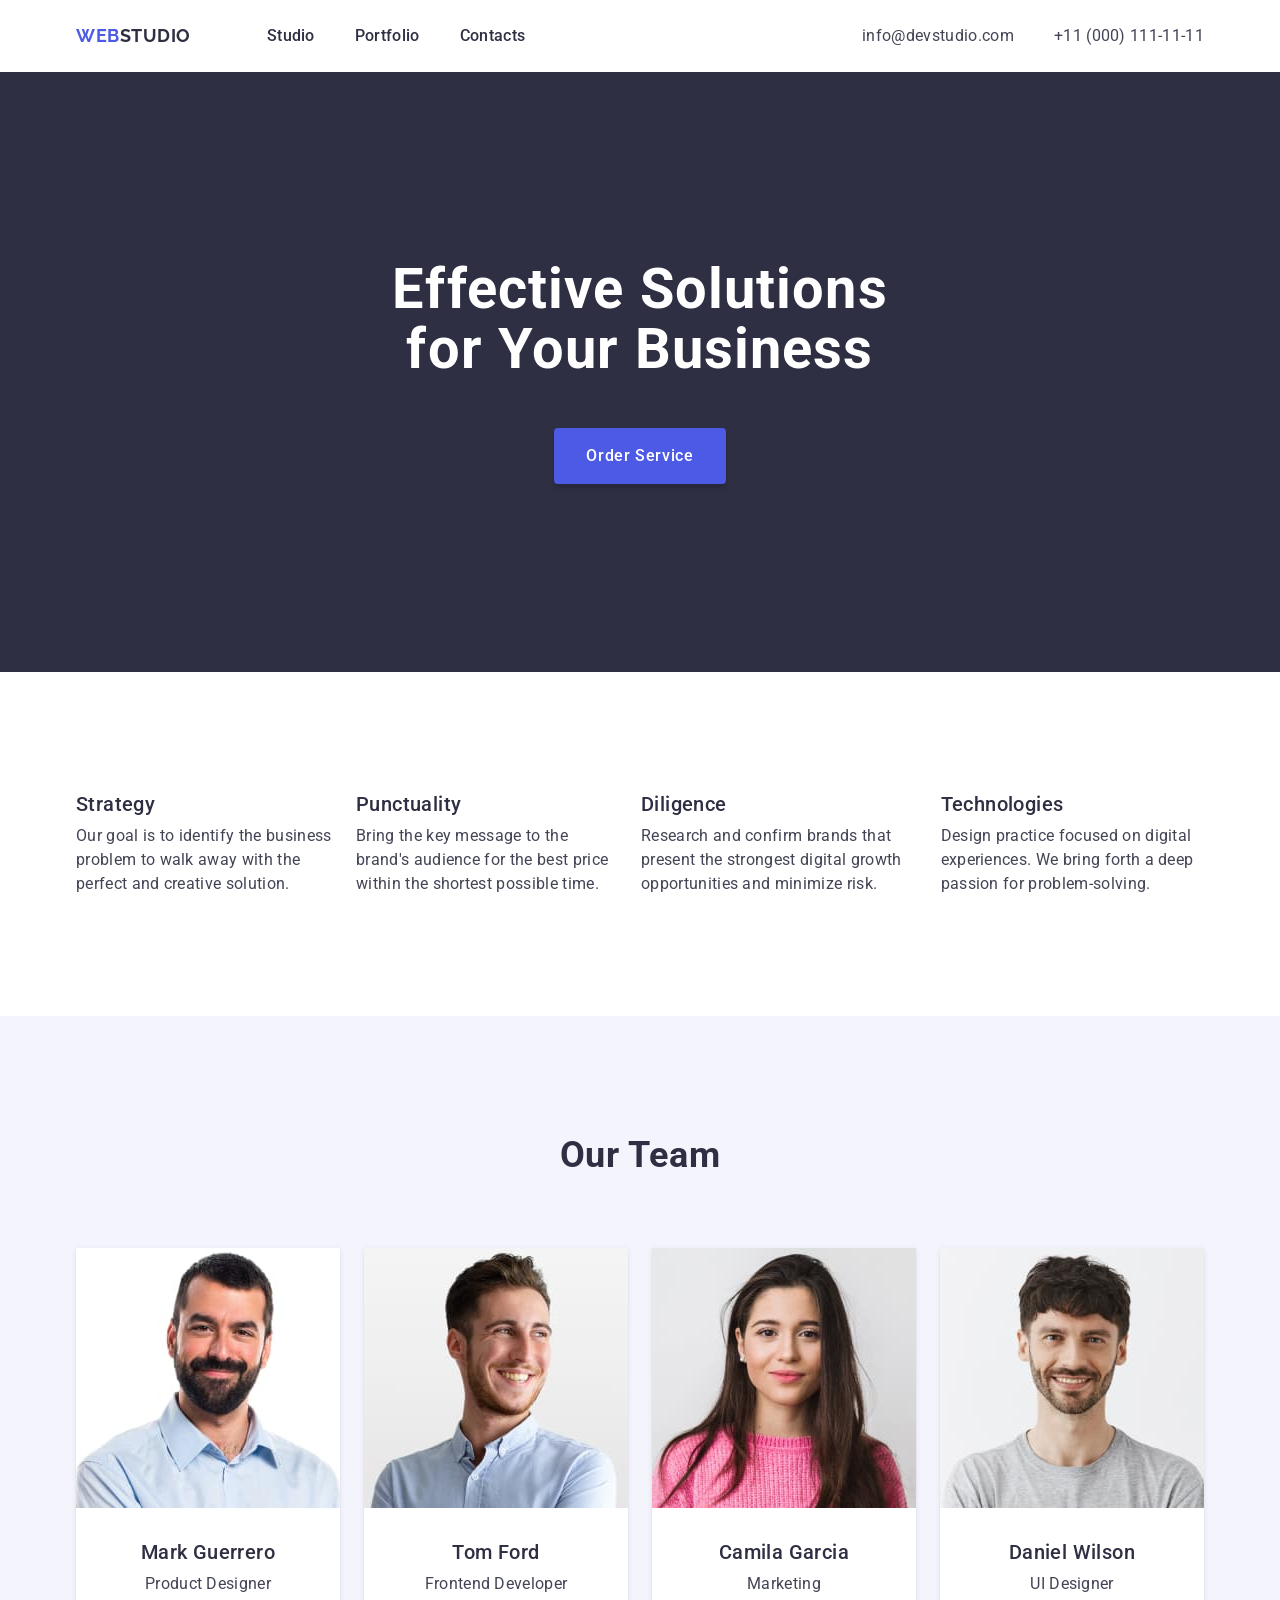
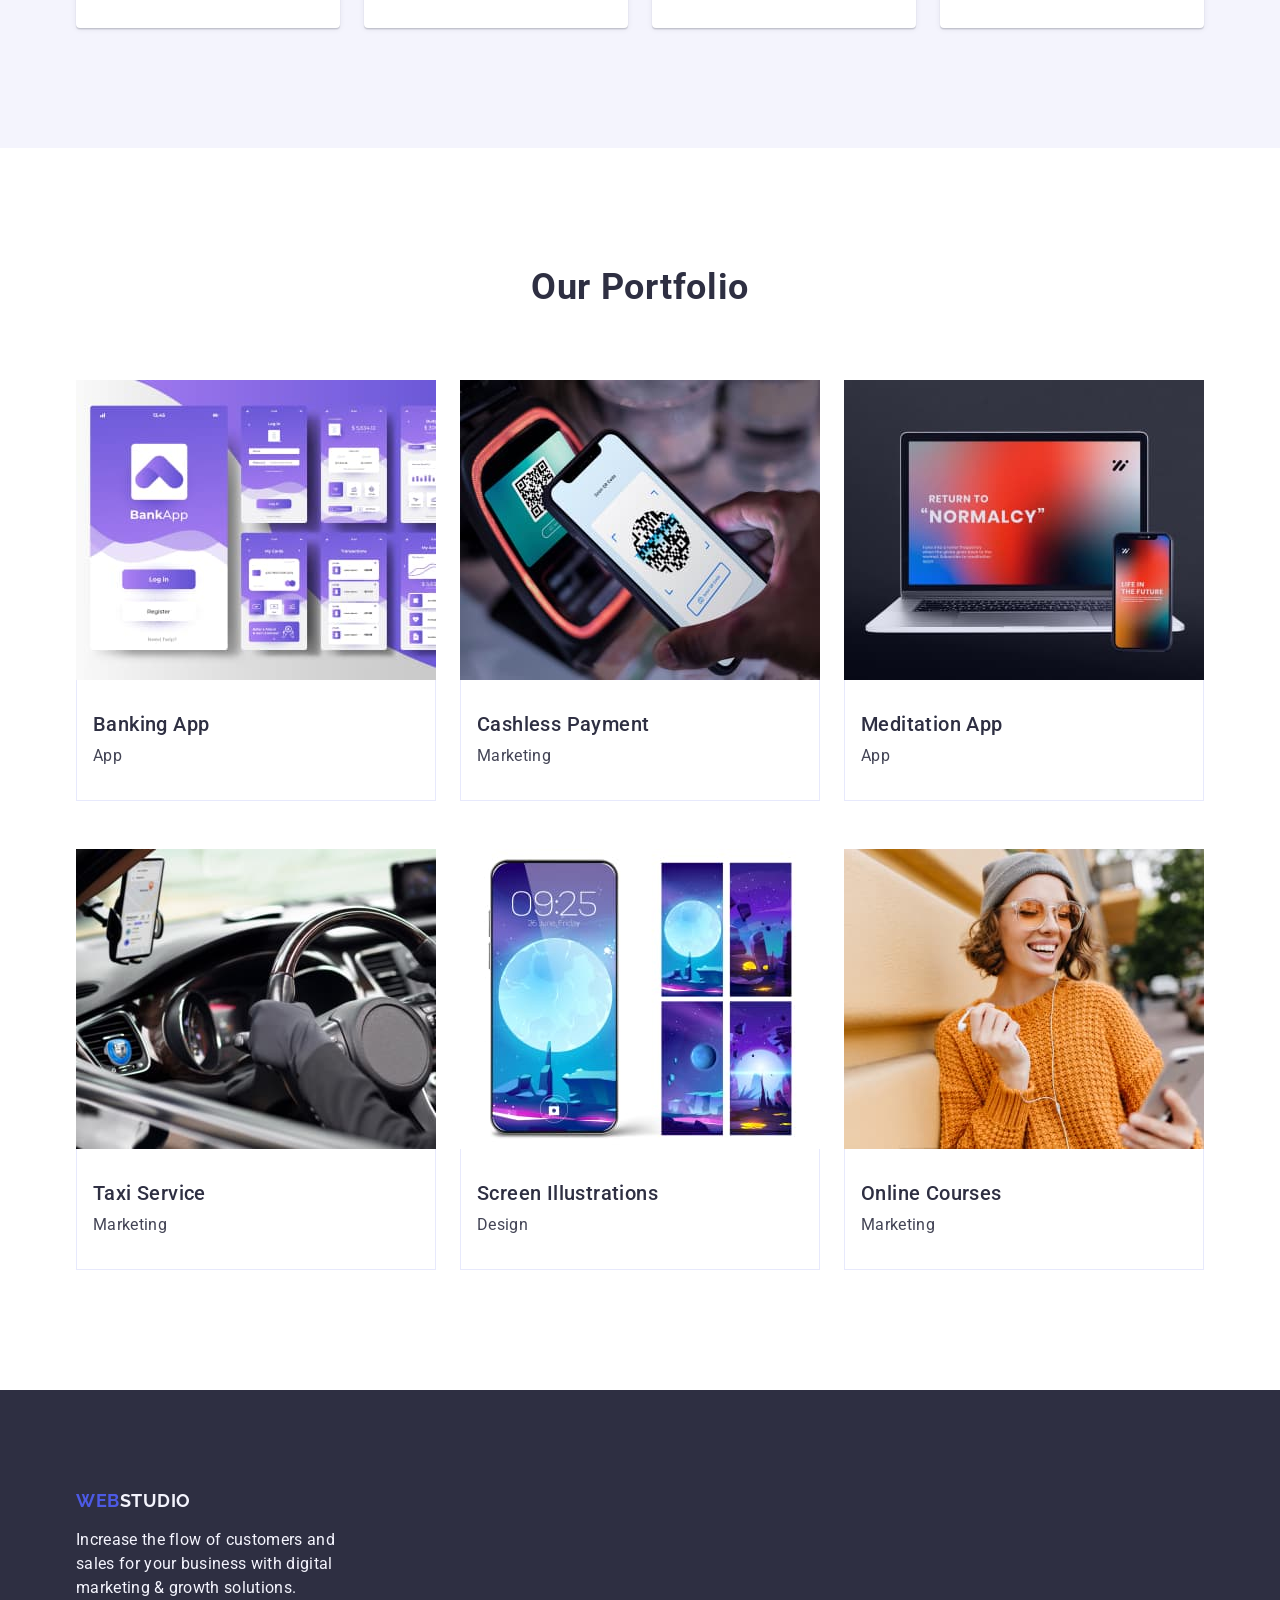
<file: index.html>
<!DOCTYPE html>
<html lang="en">
  <head>
    <meta charset="UTF-8" />
    <meta name="viewport" content="width=device-width, initial-scale=1.0" />
    <title>Websudio</title>
    <!--Fonts-->
    <link rel="preconnect" href="https://fonts.googleapis.com" />
    <link rel="preconnect" href="https://fonts.gstatic.com" crossorigin />
    <link
      href="https://fonts.googleapis.com/css2?family=Raleway:wght@700&family=Roboto:wght@400;500;700&display=swap"
      rel="stylesheet"
    />
    <!-- END Fonts-->
    <!--NORMILIZE-->
    <link
      rel="stylesheet"
      href="https://cdnjs.cloudflare.com/ajax/libs/modern-normalize/2.0.0/modern-normalize.min.css"
    />
    <!--END NORMILIZE-->
    <!--STYLES-->
    <link rel="stylesheet" href="./css/styles.css" />
    <!--END STYLES-->
  </head>

  <body>
    <!--HEADER START-->
    <header class="header">
      <div class="container">
        <div class="header-inner">
          <nav class="header-nav">
            <a class="logo link" href="./index.html"
              >Web<span class="logo-accent">Studio</span></a
            >
            <ul class="header-nav-menu">
              <li class="nav-list">
                <a class="nav-link" href="./index.html">Studio</a>
              </li>
              <li class="nav-list">
                <a class="nav-link" href="">Portfolio</a>
              </li>
              <li class="nav-list"><a class="nav-link" href="">Contacts</a></li>
            </ul>
          </nav>

          <div class="header-contacts">
            <address class="contacts">
              <ul class="contacts-list">
                <li class="contacts-item">
                  <a class="contacts-link" href="mailto:info@devstudio.com"
                    >info@devstudio.com</a
                  >
                </li>
                <li class="contacts-item">
                  <a class="contacts-link" href="tel:+110001111111"
                    >+11 (000) 111-11-11</a
                  >
                </li>
              </ul>
            </address>
          </div>
        </div>
      </div>
    </header>
    <!--HEADER END-->
    <!--HERO 1 START-->
    <main>
      <section class="hero-section">
        <div class="container">
          <h1 class="hero-title">Effective Solutions for Your Business</h1>
          <button type="button" class="button-hero">Order Service</button>
        </div>
      </section>
      <!--HERO 1 END-->

      <!--BENEFITS 2 START-->
      <section class="benefits-section section">
        <div class="container">
          <div class="benefits-inner">
            <h2 class="benefits-title visually-hidden">Our benefits</h2>
            <ul class="benefits-list">
              <li class="benefits-item">
                <h3 class="benefits-subtitle">Strategy</h3>
                <p class="benefits-text">
                  Our goal is to identify the business problem to walk away with
                  the perfect and creative solution.
                </p>
              </li>
              <li class="benefits-item">
                <h3 class="benefits-subtitle">Punctuality</h3>
                <p class="benefits-text">
                  Bring the key message to the brand's audience for the best
                  price within the shortest possible time.
                </p>
              </li>
              <li class="benefits-item">
                <h3 class="benefits-subtitle">Diligence</h3>
                <p class="benefits-text">
                  Research and confirm brands that present the strongest digital
                  growth opportunities and minimize risk.
                </p>
              </li>
              <li class="benefits-item">
                <h3 class="benefits-subtitle">Technologies</h3>
                <p class="benefits-text">
                  Design practice focused on digital experiences. We bring forth
                  a deep passion for problem-solving.
                </p>
              </li>
            </ul>
          </div>
        </div>
      </section>
      <!--BENEFITS 2 END-->

      <!--TEAM 3 START-->
      <section class="team-section section">
        <div class="container">
          <div class="inner">
            <h2 class="team-title">Our Team</h2>
            <ul class="team-list">
              <li class="team-item">
                <div class="team">
                  <img
                    src="./images/team/man-in-shirt.jpg"
                    alt="designer"
                    width="264"
                  />
                  <div class="team-box">
                    <h3 class="team-subtitle">Mark Guerrero</h3>
                    <p class="team-text">Product Designer</p>
                  </div>
                </div>
              </li>

              <li class="team-item">
                <div class="team">
                  <img
                    src="./images/team/smiling-man.jpg"
                    alt="developer"
                    width="264"
                  />
                  <div class="team-box">
                    <h3 class="team-subtitle">Tom Ford</h3>
                    <p class="team-text">Frontend Developer</p>
                  </div>
                </div>
              </li>

              <li class="team-item">
                <div class="team">
                  <img
                    src="./images/team/woman.jpg"
                    alt="marketer"
                    width="264"
                  />
                  <div class="team-box">
                    <h3 class="team-subtitle">Camila Garcia</h3>
                    <p class="team-text">Marketing</p>
                  </div>
                </div>
              </li>

              <li class="team-item">
                <div class="team">
                  <img
                    src="./images/team/man-in-t-shirt.jpg"
                    alt="designer"
                    width="264"
                  />
                  <div class="team-box">
                    <h3 class="team-subtitle">Daniel Wilson</h3>
                    <p class="team-text">UI Designer</p>
                  </div>
                </div>
              </li>
            </ul>
          </div>
        </div>
      </section>
      <!--TEAM 3 END-->

      <!--PORTFOLIO 4 START-->
      <section class="portfolio-section section">
        <div class="container">
          <div class="inner">
            <h2 class="portfolio-title">Our Portfolio</h2>
            <ul class="portfolio-list">
              <li class="portfolio-item">
                <div class="portfolio">
                  <img
                    src="./images/portfolio/banking-app.jpg"
                    alt="banking-app"
                    width="360"
                  />
                  <div class="portfolio-card">
                    <h3 class="portfolio-subtitle">Banking App</h3>
                    <p class="portfolio-text">App</p>
                  </div>
                </div>
              </li>

              <li class="portfolio-item">
                <div class="portfolio">
                  <img
                    src="./images/portfolio/cashless-payment.jpg"
                    alt="cashless-payment"
                    width="360"
                  />
                  <div class="portfolio-card">
                    <h3 class="portfolio-subtitle">Cashless Payment</h3>
                    <p class="portfolio-text">Marketing</p>
                  </div>
                </div>
              </li>

              <li class="portfolio-item">
                <div class="portfolio">
                  <img
                    src="./images/portfolio/gadgets.jpg"
                    alt="gadgets"
                    width="360"
                  />
                  <div class="portfolio-card">
                    <h3 class="portfolio-subtitle">Meditation App</h3>
                    <p class="portfolio-text">App</p>
                  </div>
                </div>
              </li>

              <li class="portfolio-item">
                <div class="portfolio">
                  <img src="./images/portfolio/car.jpg" alt="car" width="360" />
                  <div class="portfolio-card">
                    <h3 class="portfolio-subtitle">Taxi Service</h3>
                    <p class="portfolio-text">Marketing</p>
                  </div>
                </div>
              </li>

              <li class="portfolio-item">
                <div class="portfolio">
                  <img
                    src="./images/portfolio/smartphone.jpg"
                    alt="smartphone"
                    width="360"
                  />
                  <div class="portfolio-card">
                    <h3 class="portfolio-subtitle">Screen Illustrations</h3>
                    <p class="portfolio-text">Design</p>
                  </div>
                </div>
              </li>

              <li class="portfolio-item">
                <div class="portfolio">
                  <img
                    src="./images/portfolio/girl.jpg"
                    alt="girl"
                    width="360"
                  />
                  <div class="portfolio-card">
                    <h3 class="portfolio-subtitle">Online Courses</h3>
                    <p class="portfolio-text">Marketing</p>
                  </div>
                </div>
              </li>
            </ul>
          </div>
        </div>
      </section>
    </main>

    <footer class="footer">
      <div class="container inner-footer">
        <a class="logo link logo-footer" href="./index.html"
          >Web<span class="logo-accent-footer">Studio</span></a
        >
        <p class="footer-text">
          Increase the flow of customers and sales for your business with
          digital marketing & growth solutions.
        </p>
      </div>
    </footer>
  </body>
</html>
</file>
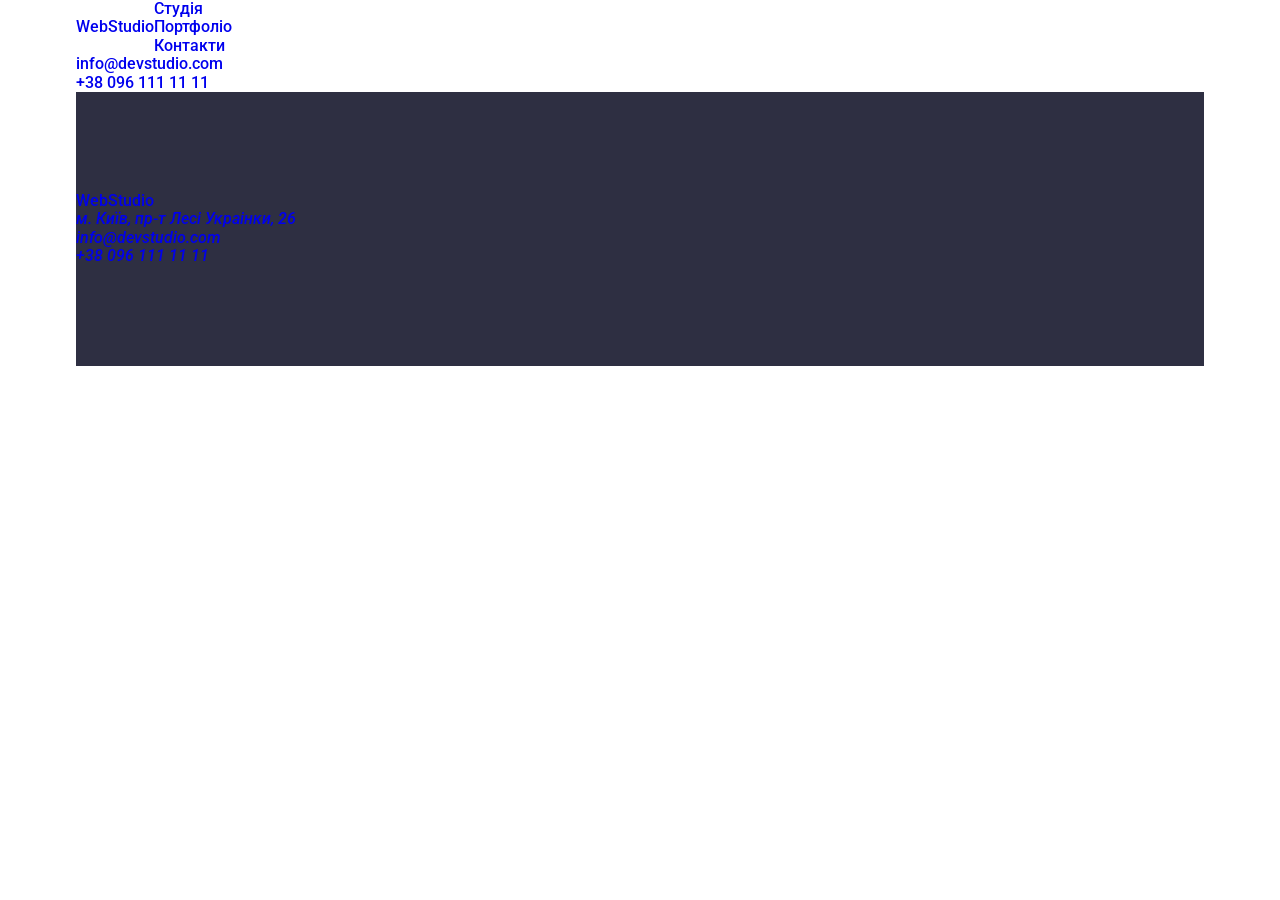
<file: contacts.html>
<!DOCTYPE html>
<html lang="uk">
    <head>
        <meta charset="UTF-8">
        <meta http-equiv="X-UA-Compatible" content="IE=edge">
        <meta name="viewport" content="width=device-width, initial-scale=1.0">
        <title>WebStudio</title>
        <link rel="preconnect" href="https://fonts.googleapis.com">
        <link rel="preconnect" href="https://fonts.gstatic.com" crossorigin>
        <link href="https://fonts.googleapis.com/css2?family=Montserrat:wght@400;700&family=Raleway:wght@700&family=Roboto:wght@400;500;700;900&display=swap" rel="stylesheet">
        <link rel="stylesheet" href="https://cdnjs.cloudflare.com/ajax/libs/modern-normalize/1.1.0/modern-normalize.min.css" integrity="sha512-wpPYUAdjBVSE4KJnH1VR1HeZfpl1ub8YT/NKx4PuQ5NmX2tKuGu6U/JRp5y+Y8XG2tV+wKQpNHVUX03MfMFn9Q==" crossorigin="anonymous" referrerpolicy="no-referrer">
        <link rel="stylesheet" href="./css/styles.css" />
    </head>

<body>
    <div class="container">
        <section class="section-head">             
            <header class="header">

                <nav class="header-nav">
                    <a href="./index.html" class="header-logo link" lang="en">Web<span>Studio</span></a>   <!--<a href="./index.html">WebStudio</a>-->
                    <ul class="header-list list">
                        <li class="header-item"><a class="header-link link" href="./index.html">Студія</a></li>
                        <li class="header-item"><a class="header-link link" href="./portfolio.html">Портфоліо</a></li>
                        <li class="header-item"><a class="header-link link current" href="#">Контакти</a></li>
                    </ul>
                </nav>
                
                    <ul class="contacts list">
                        <li class="header-contacts"> <a class="header-contnum link" href="mailto:info@devstudio.com">info@devstudio.com</a></li>
                        <li class="header-contacts"> <a class="header-conttel link" href="tel:+380961111111">+38 096 111 11 11</a></li>
                    </ul>
            </header>

        </section>

    </div>

    <main>

        

    </main>
    <div class="container">
        <section class="section-footer">
                <footer class="footer">
                <a href="./index.html" class="footer-logo link" lang="en">Web<span>Studio</span></a>
                 <address class="adress">
                    <ul class="adress-list list">
                        <li class="adress-find"><a class="footer-link link" href="https://goo.gl/maps/CPtrU1FHBa2aNyZL9" target="_blank" rel="noopener noreferrer nofollow">м. Київ, пр-т Лесі Украінки, 26</a></li>
                        <li class="adress-item"><a class="footer-link link" href="mailto:info@devstudio.com">info@devstudio.com</a></li>
                        <li class="adress-item"><a class="footer-link link" href="tel:+380961111111">+38 096 111 11 11</a></li>
                    </ul>
                 </address>    
             </footer>
        </section>
    </div>
</body>
</html>
</file>
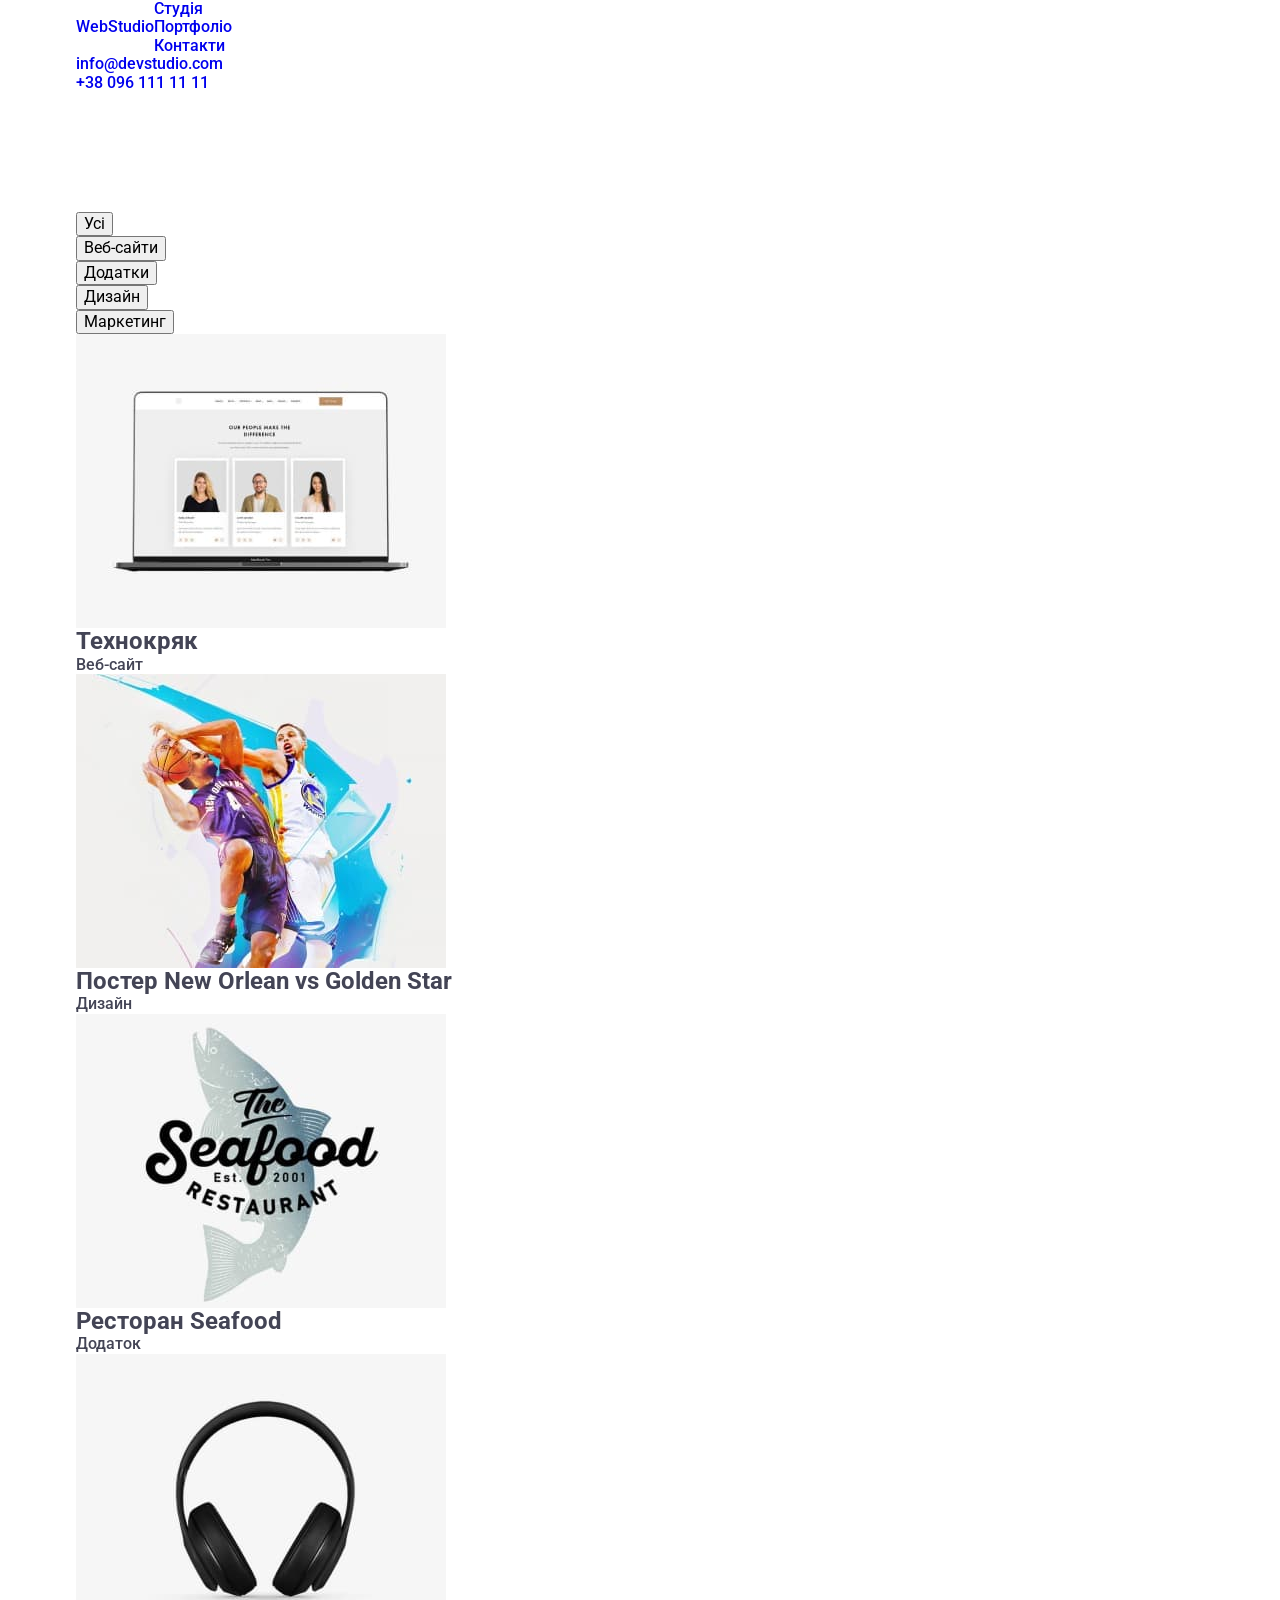
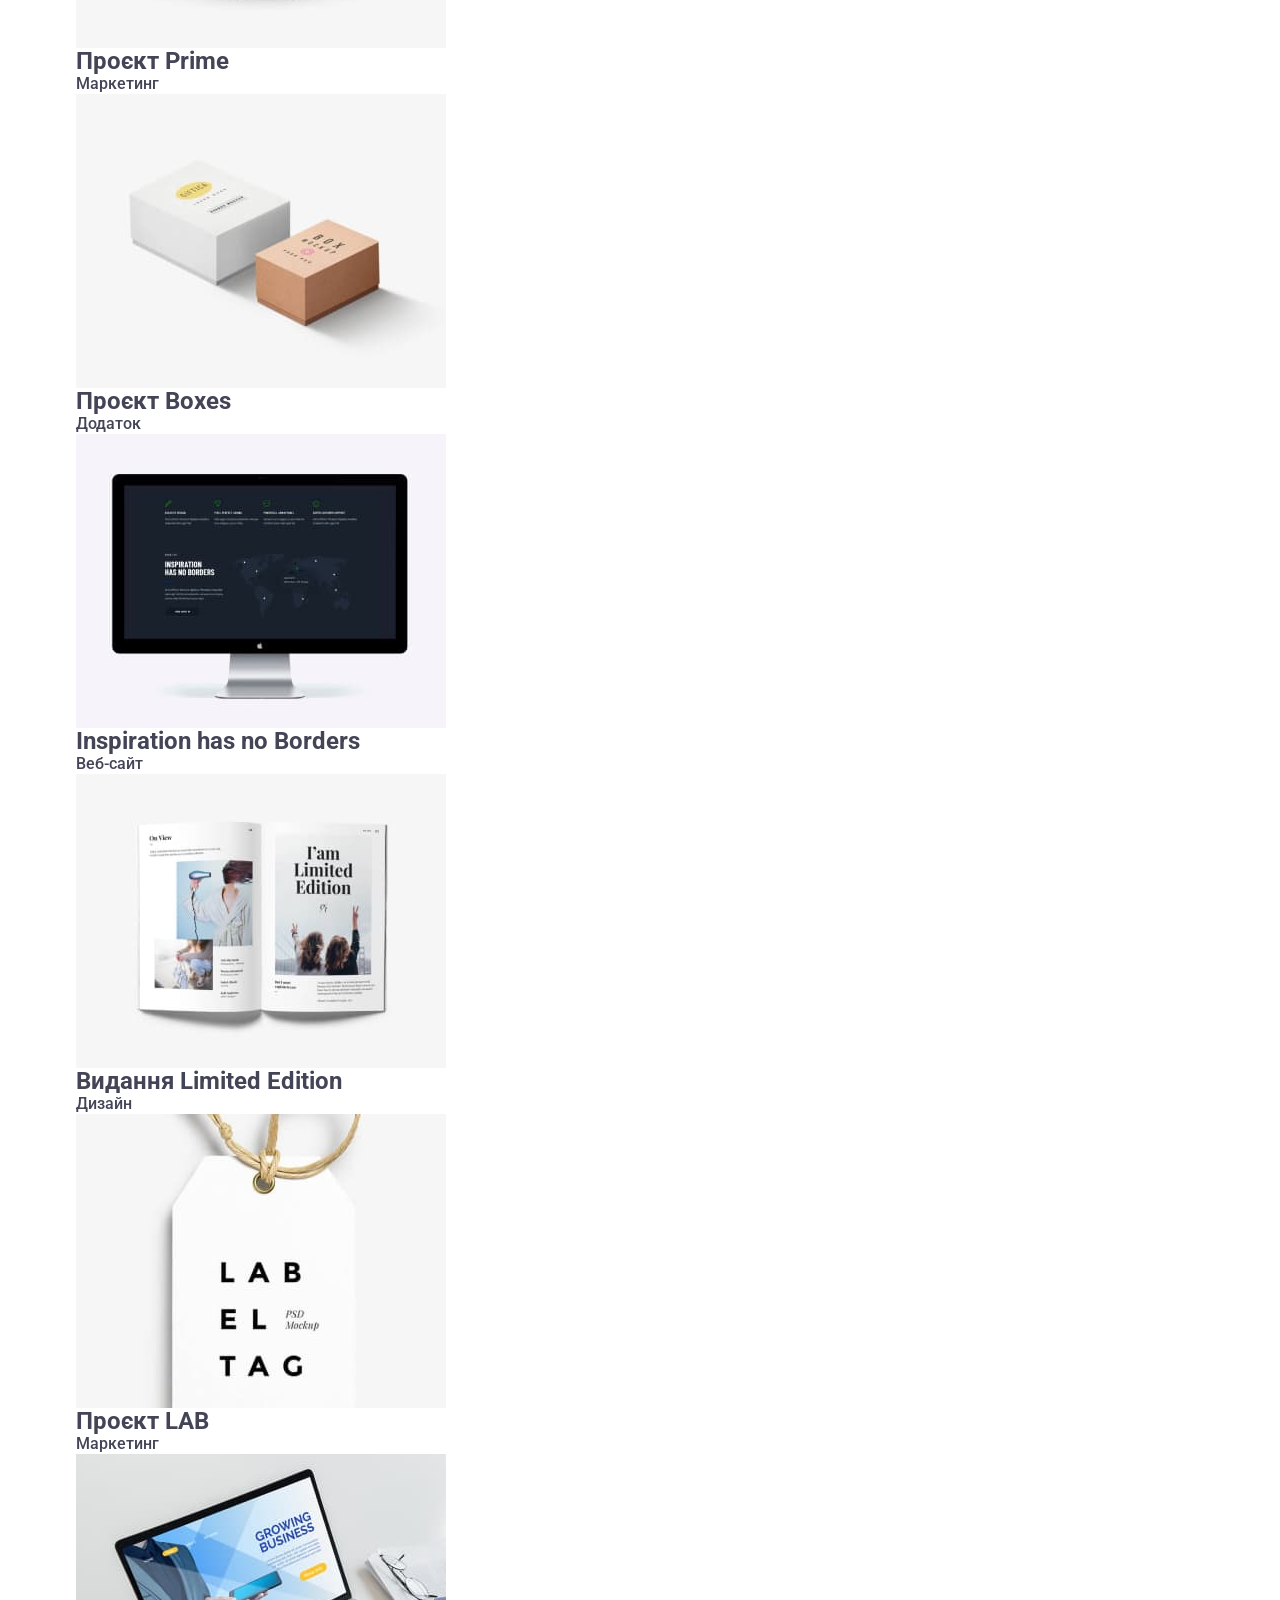
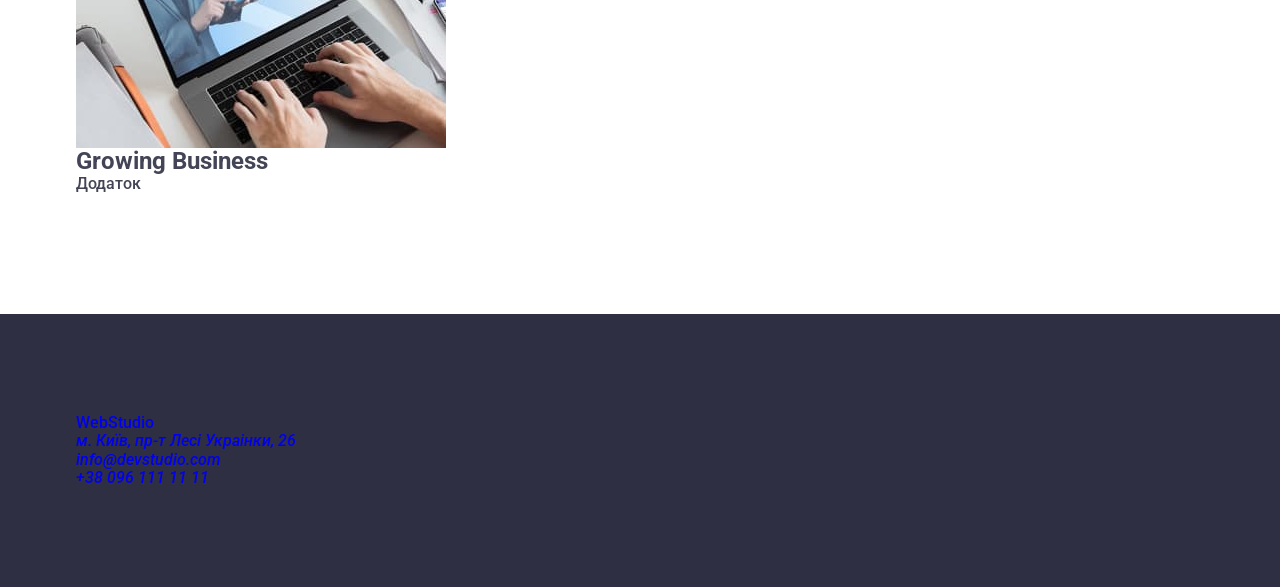
<file: portfolio.html>
<!DOCTYPE html>
<html lang="uk">
    <head>
        <meta charset="UTF-8">
        <meta http-equiv="X-UA-Compatible" content="IE=edge">
        <meta name="viewport" content="width=device-width, initial-scale=1.0">
        <title>WebStudio</title>
        <link rel="preconnect" href="https://fonts.googleapis.com">
        <link rel="preconnect" href="https://fonts.gstatic.com" crossorigin>
        <link href="https://fonts.googleapis.com/css2?family=Montserrat:wght@400;700&family=Raleway:wght@700&family=Roboto:wght@400;500;700;900&display=swap" rel="stylesheet">
        <link rel="stylesheet" href="https://cdnjs.cloudflare.com/ajax/libs/modern-normalize/1.1.0/modern-normalize.min.css" integrity="sha512-wpPYUAdjBVSE4KJnH1VR1HeZfpl1ub8YT/NKx4PuQ5NmX2tKuGu6U/JRp5y+Y8XG2tV+wKQpNHVUX03MfMFn9Q==" crossorigin="anonymous" referrerpolicy="no-referrer">
        <link rel="stylesheet" href="./css/styles.css" />
    </head>


    <body>
    <header class="header">
        <div class="container header">
            <nav class="header-nav">
                <a href="./index.html" class="header-logo link" lang="en">Web<span>Studio</span></a>   
                <ul class="header-list list">
                    <li class="header-item"><a class="header-link link" href="./index.html">Студія</a></li>
                    <li class="header-item"><a class="header-link link  current" href="./portfolio.html">Портфоліо</a></li>
                    <li class="header-item"><a class="header-link link" href="contacts.html">Контакти</a></li>
                 </ul>
             </nav>
                <ul class="contacts list">
                     <li class="header-contacts"> <!--<svg class="" width="" heigh=""><use href=""></use></svg>--><a class="header-contnum link" href="mailto:info@devstudio.com">info@devstudio.com</a></li>
                     <li class="header-contacts"> <a class="header-conttel link" href="tel:+380961111111">+38 096 111 11 11</a></li>
                </ul>
       </div>
    </header> 

        <main>
                
                <section class="section">
                        <div class="container">
                        <h1 class="portfolio visually-hidden">Портфоліо</h1>
                        <ul class="portfolio-buttons list">
                        <li><button class="button-portfolio button" type="button">Усі</button></li>
                        <li><button class="button-portfolio button" type="button">Веб-сайти</button></li>
                        <li><button class="button-portfolio button" type="button">Додатки</button></li>
                        <li><button class="button-portfolio button" type="button">Дизайн</button></li>
                        <li><button class="button-portfolio button" type="button">Маркетинг</button></li>
                        </ul>
                        

                        <ul class="work-list list">
                        <li class="work-item">
                            <a>
                                <img src="./images/noutbuk.jpg" alt="ноутбук" width="370">
                                <h2 class="work-title">Технокряк</h2>
                                <p class="work-text">Веб-сайт</p>
                            </a>
                        </li>
                        <li class="work-item ">
                            <a>
                                <img src="./images/basketbolisty.jpg" alt="баскетболісти" width="370">
                                <h2 class="work-title">Постер New Orlean vs Golden Star</h2>
                                <p class="work-text">Дизайн</p>
                            </a>
                        </li>
                        <li class="work-item">
                            <a>
                                <img src="./images/ryba.jpg" alt="риба" width="370">
                                <h2 class="work-title">Ресторан Seafood</h2>
                                <p class="work-text">Додаток</p>
                            </a>
                        </li>
                        <li class="work-item">
                            <a>
                                <img src="./images/navushnyky.jpg" alt="навушники" width="370">
                                <h2 class="work-title">Проєкт Prime</h2>
                                <p class="work-text">Маркетинг</p>
                            </a>
                        </li>
                        <li class="work-item">
                            <a>
                                <img src="./images/yashchyky.jpg" alt="ящики" width="370">
                                <h2 class="work-title">Проєкт Boxes</h2>
                                <p class="work-text">Додаток</p>
                            </a>
                        </li>
                        <li class="work-item">
                            <a>
                                <img src="./images/yekran.jpg" alt="єкран" width="370">
                                <h2 class="work-title">Inspiration has no Borders</h2>
                                <p class="work-text">Веб-сайт</p>
                            </a>
                        </li>
                        <li class="work-item">
                            <a>
                                <img src="./images/knyha.jpg" alt="книга" width="370">
                                <h2 class="work-title">Видання Limited Edition</h2>
                                <p class="work-text">Дизайн</p>
                            </a>
                        </li>
                        <li class="work-item">
                            <a>
                                <img src="./images/birka.jpg" alt="бірка" width="370">
                                <h2 class="work-title">Проєкт LAB</h2>
                                <p class="work-text">Маркетинг</p>
                            </a>
                        </li>
                        <li class="work-item">
                            <a>
                                <img src="./images/liudyna-za-kompiuterom.jpg" alt="людина за компьютером" width="370">
                                <h2 class="work-title">Growing Business</h2>
                                <p class="work-text">Додаток</p>
                            </a>
                        </li>
                        </ul>
                    </div>
            </section>

        </main>


                <footer class="footer">
                     <div class="container">
                        <a href="./index.html" class="footer-logo link" lang="en">Web<span>Studio</span></a>
                        <address class="adress-footer">
                        <ul class="adress-list list">
                            <li class="adress-find"><a class="footer-link link" href="https://goo.gl/maps/CPtrU1FHBa2aNyZL9" target="_blank" rel="noopener noreferrer nofollow">м. Київ, пр-т Лесі Украінки, 26</a></li>
                            <li class="adress-item"><a class="footer-link link" href="mailto:info@devstudio.com">info@devstudio.com</a></li>
                            <li class="adress-item"><a class="footer-link link" href="tel:+380961111111">+38 096 111 11 11</a></li>
                        </ul>
                    </div>
                </footer>


    </body>
</html>
</file>
<file: css/styles.css>
:root {
  --color-brand:#4D5AE5;
  --color-brand-second:#ffffff;
  --color-background-second:#F4F4FD;
  --color-pressed:#404BBF;  
  --color-title:#2E2F42;
  --color-text:#434455;
  --color-modal:#2E2F42;
  --color-modal-bgc:#FCFCFC;
  --color-border:#E7E9FC;
  
}
/*____________BODY___________________*/
 body {
    color: var(--color-text);
    font-family:'Roboto', sans-serif; 
    background-color: var(--color-brand-second);
    font-size: 16px; 
    font-weight: 500;

}

h1,h2,h3,h4,h5,h6,p {
    margin: 0;}

a {
    text-decoration: none ;
}

ul, ol {
    list-style-type: none;
	margin: 0;
	padding: 0;
}

img {
	display: block;
	max-width: 100%;
}

.container { 
max-width: 1158px;
padding:0 15px ;
margin: 0 auto;
} 
.section {
    padding: 120px 0;
}

.visually-hidden {
  position: absolute;
  width: 1px;
  height: 1px;
  margin: -1px;
  border: 0;
  padding: 0;
  
  white-space: nowrap;
  clip-path: inset(100%);
  clip: rect(0 0 0 0);
  overflow: hidden;
}
/*HEADER*/
.header{
    
}
.header-inner {
    display: flex;
    align-items: center;
}

.header-nav{
    display: flex;
    align-items: center;
    }

.logo {
    display: flex;
    align-items: center;
    color:var(--color-brand);
    font-family: 'Raleway' , sans-serif;
    font-size: 18px;
    font-weight: 700;
    line-height: 1.17;  
    letter-spacing: 0.03em;
    text-transform: uppercase;

}
.logo-accent{
    color:var(--color-title);
}

.header-nav-menu {
    display: flex;
    gap:40px;
    margin-left: 76px;

}
.nav-link{
    display: inline-block;
    color:var(--color-title);
    line-height: 1.5; 
    letter-spacing: 0.02em;
    padding: 24px 0;
}
.nav-link:hover, .nav-link:focus{
    color:var(--color-pressed);
}
.header-contacts{
    display: flex;
    gap: 40px;
    margin-left: auto;
}

.contacts{
    font-style: normal;
}
.contacts-list{
    display: flex;
    gap:40px;  

}
.contacts-link{
    display: inline-block;
    padding: 24px 0; 
}

.contacts-item a{
    color: var(--color-text);
    font-style: normal;
    font-weight: 400;
    line-height: 1.5; 
    letter-spacing: 0.02em;
}
.contacts-item a:hover, .contacts-item a:focus{
    color:var(--color-pressed);
}



/* HERO SECTION START 1*/

.hero-section {
    background-color:var(--color-title);
    text-align: center;
    padding:188px 0 ;
} 

.hero-title {
    color:var(--color-brand-second);
    font-size: 56px;
    text-align: center; 
    font-weight: 700;
    line-height: 1.07; 
    letter-spacing: 0.02em; 
    max-width: 496px;
    margin:0 auto;
    margin-bottom: 48px;
    
    
}
.button-hero {
    display:inline-block;
    font-family: inherit;
    color:var(--color-brand-second);
    background-color:var(--color-brand);
    line-height: 1.5; 
    letter-spacing: 0.04em;
    font-weight: inherit;
    cursor: pointer;
    border-radius: 4px;
    box-shadow: 0px 4px 4px 0px rgba(0, 0, 0, 0.15);
    padding: 16px 32px;
    text-align: center;
    margin: 0 auto;
    border:0;
    
}

.button-hero:hover,.button-hero:focus {
    background-color:var(--color-pressed);
}
/* HERO SECTION END 1*/
/* BENEFITS SECTION START 2*/
.benefits-section{
    padding: 120px 0;
}

.benefits-list{
    display: flex;
    flex-direction: row;
    align-items: flex-start;
    gap: 24px;
}
.benefits-item{
    background-color: var(--color-brand-second);
    
}
/* .benefits-item:not(:last-child){
    padding-right: 24px;
} */

.benefits-title{font-weight: inherit;}

.benefits-subtitle {
    color: var(--color-title);
    font-weight: inherit;
    font-size: 20px;
    line-height: 1.2; 
    letter-spacing: 0.02em;
    margin-bottom: 8px;
}
.benefits-text {
    color: var(--color-text);
    line-height: 1.5;  
    letter-spacing: 0.02em;
    font-weight: 400;
}
/* BENEFIT SECTION END 2*/
/*TEAM SECTION START 3*/
.team-section{
    background-color:var(--color-background-second);
}
.team-title {
    color: var(--color-title);
    text-align: center;
    font-size: 36px;
    font-weight: 700;
    line-height: 1.11;
    letter-spacing:0.02em;
    text-transform:capitalize;
    margin-bottom: 72px;
}

.team-item .team-list {
    background-color: var(--color-brand-second);
}
.team-subtitle {
    color: var(--color-title);
    font-weight: inherit;
    text-align: center;
    font-size: 20px;
    line-height: 1.2;
    letter-spacing: 0.02em;
    margin-bottom: 8px;
}
.team-list{
    display: flex;
    flex-direction: row;
    align-items: flex-start;
    gap: 24px;
}
.team-item{
    flex-basis: calc((100%-72px)/4);
    
}
.team{
    background-color: var(--color-brand-second);
    border-radius: 0px 0px 4px 4px;
    box-shadow: 0px 2px 1px 0px rgba(46, 47, 66, 0.08), 0px 1px 1px 0px rgba(46, 47, 66, 0.16), 0px 1px 6px 0px rgba(46, 47, 66, 0.08);

}
.team-box
    {padding:32px 16px;}

    .team-text {
    color: var(--color-text);
    text-align: center;
    font-weight: 400;
    line-height: 1.5; 
    letter-spacing: 0.02em;
}
/*TEAM SECTION 3 END*/
/*PORTFOLIO START 4*/
.portfolio-title {
    color: var(--color-modal);
    text-align: center;
    font-size: 36px;
    font-weight: 700;
    line-height: 1.11;
    letter-spacing: 0.02em;
    text-transform: capitalize;
    margin-bottom: 72px;
    
}
.portfolio{
    
}
.portfolio-list{
   
    display: flex;
    flex-wrap: wrap;
    column-gap:24px;
    row-gap:48px ;  
}
.portfolio-card{
   
   border-right: 1px solid var(--color-border);
   border-bottom:1px solid var(--color-border) ;
   border-left: 1px solid var(--color-border);
   padding:32px  16px ;

}

.potfolio-item{
    max-width:calc((100%-48px)/3);
    
    
}



.portfolio-subtitle {
    color: var(--color-modal);
    font-weight: inherit;
    font-size: 20px;
    line-height: 1.2; 
    letter-spacing: 0.02em;
    margin-bottom: 8px;
    align-items: flex-start;
    
}
.portfolio-text {
    color:var(--color-text);
    align-items: flex-start;
    font-weight: 400;
    line-height: 1.5; 
    letter-spacing: 0.02em;
   
}
/*FOOTER*/

.footer{
    background-color:var(--color-modal) ;
    padding:100px 0;
}

.footer-text{
    color: var(--color-background-second);
    font-weight: 400;
    line-height: 1.5; 
    letter-spacing: 0.02em;
    max-width: 264px;
}
.logo-accent-footer {
    color:var(--color-background-second);
}

.logo-footer{
    margin-bottom: 17.5px;
}
</file>
